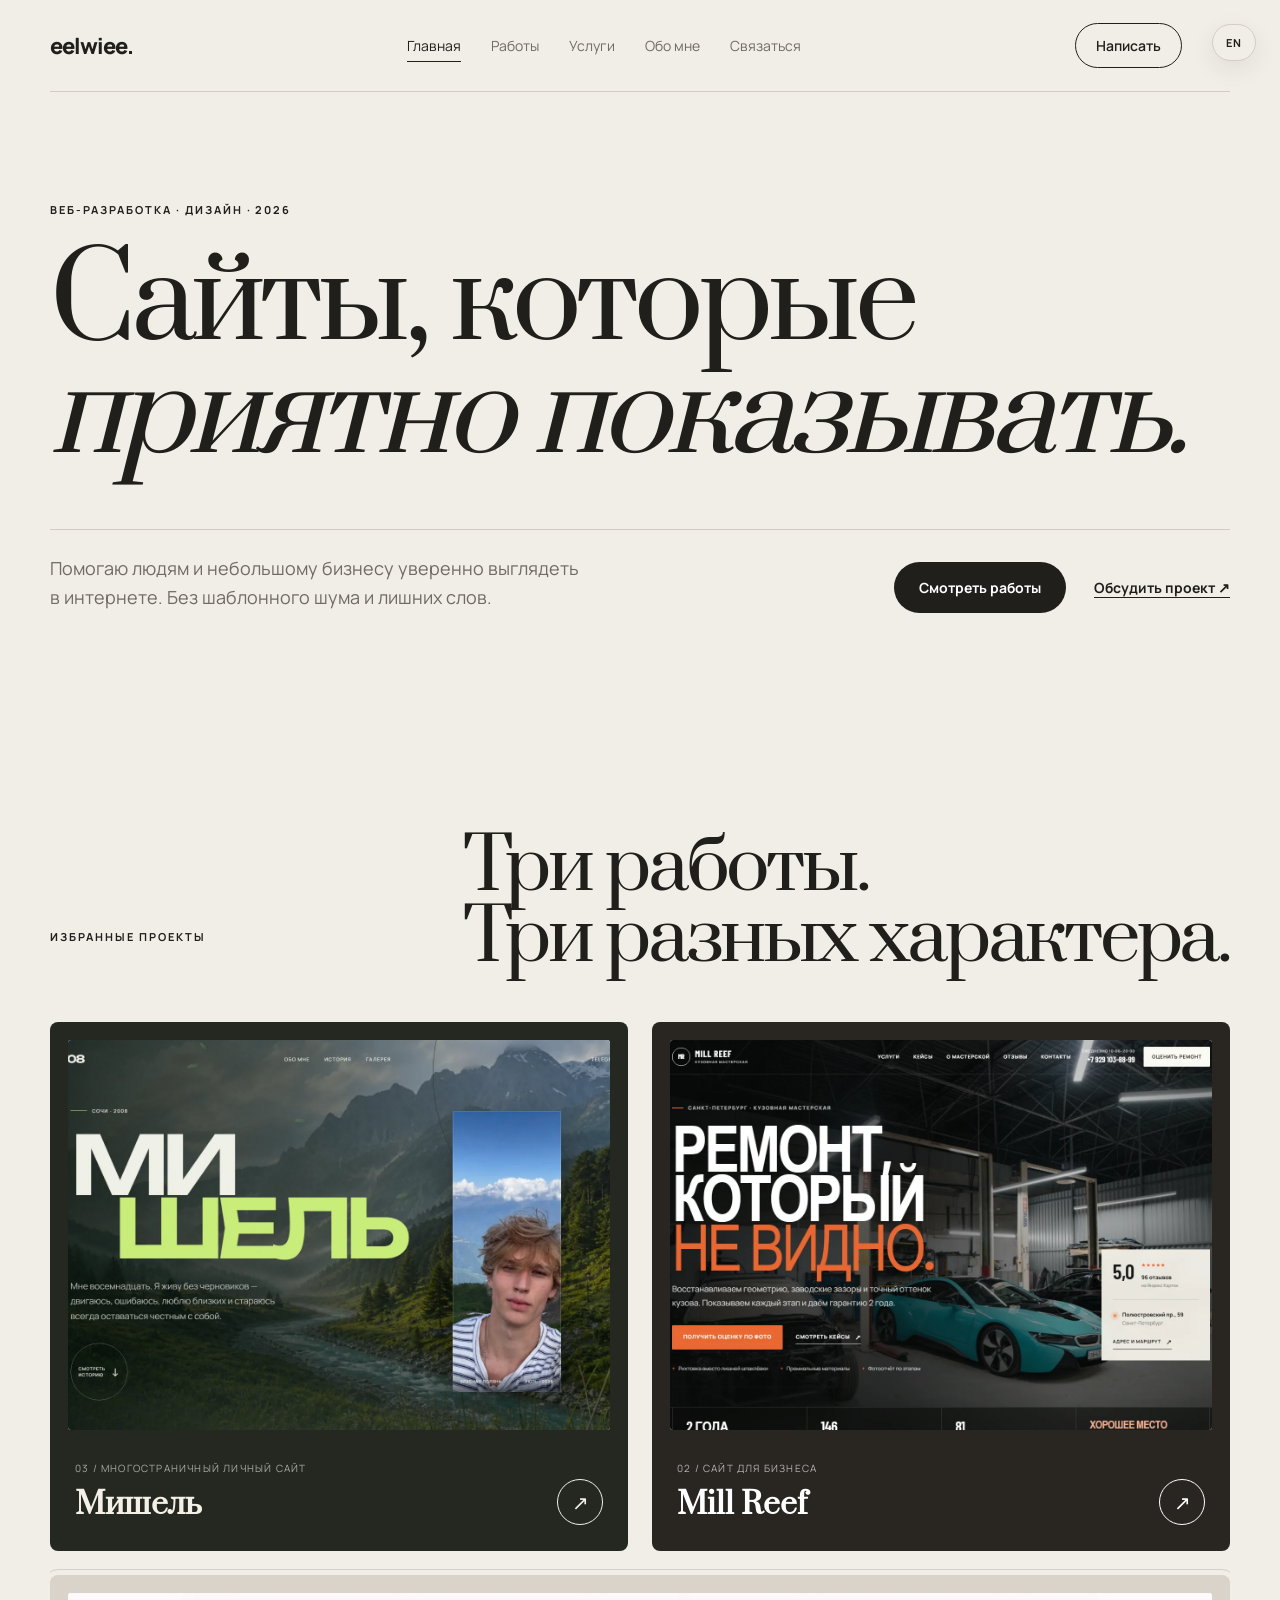
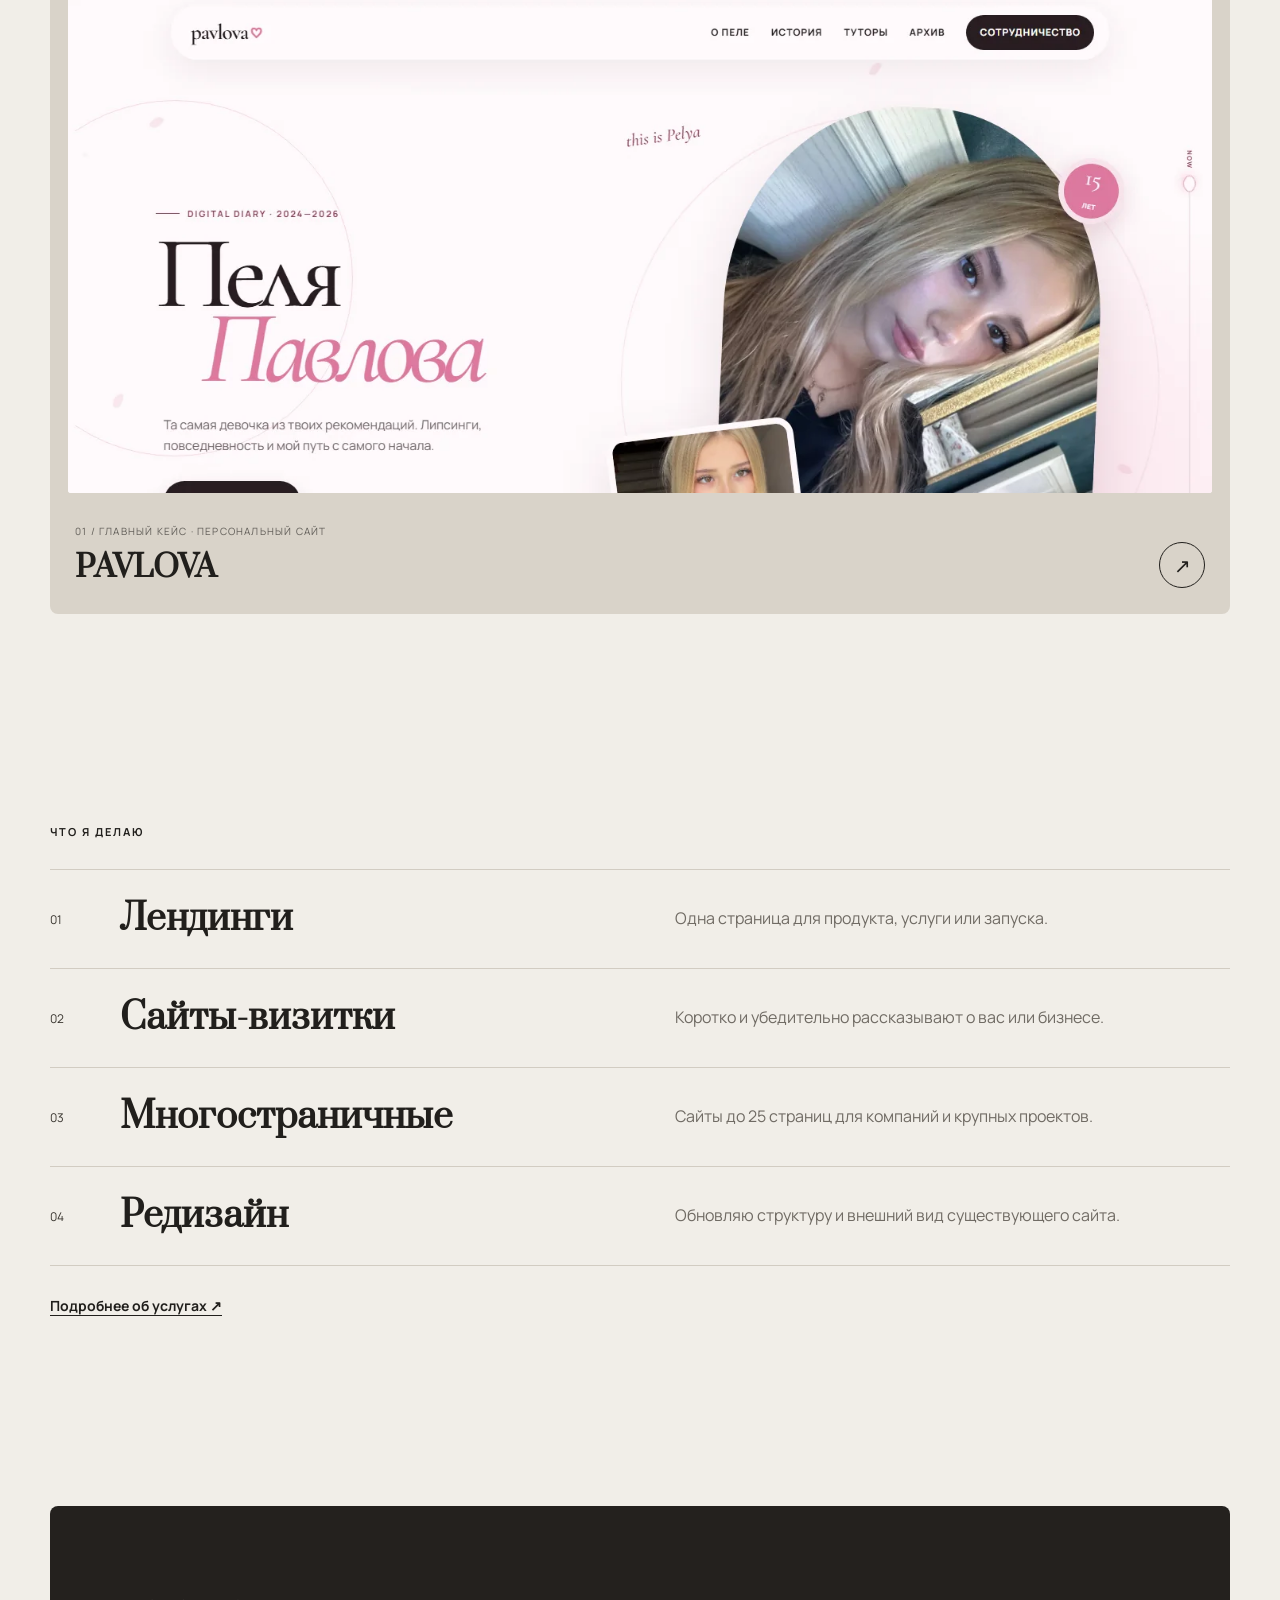
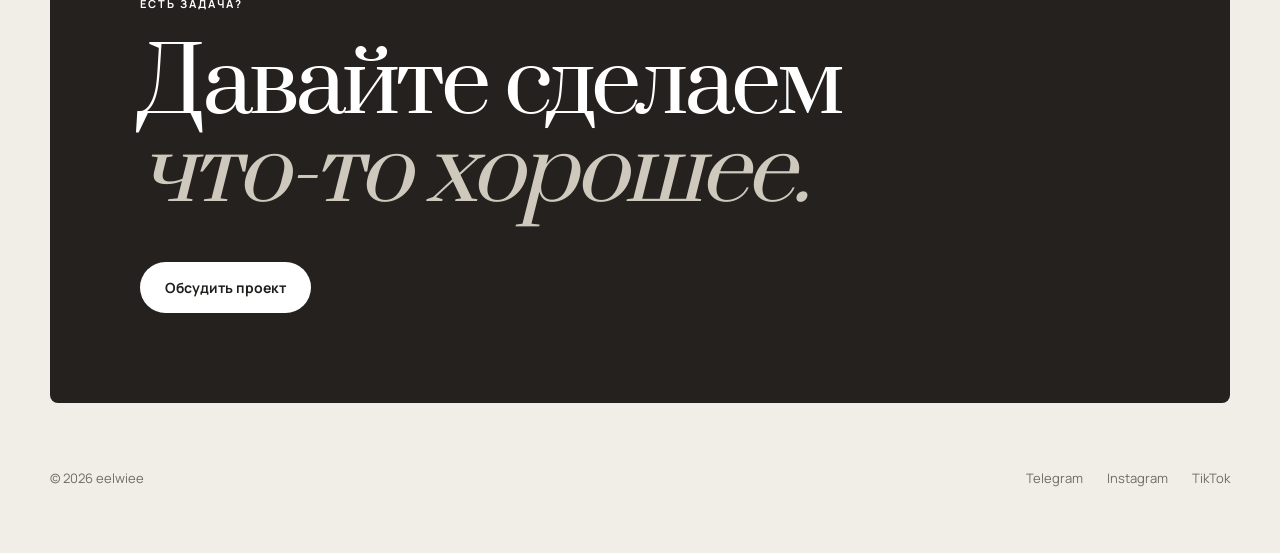
<file: index.html>
<!doctype html>
<html lang="ru">
<head>
  <meta charset="utf-8">
  <meta name="viewport" content="width=device-width, initial-scale=1">
  <meta name="description" content="eelwiee — разработка эстетичных и понятных сайтов для людей и бизнеса.">
  <title>eelwiee — небольшая студия</title>
  <link rel="icon" href="/favicon.png" type="image/png" sizes="512x512">
  <link rel="preconnect" href="https://fonts.googleapis.com">
  <link rel="preconnect" href="https://fonts.gstatic.com" crossorigin>
  <link href="https://fonts.googleapis.com/css2?family=Manrope:wght@400;500;600;700&family=Prata&display=swap" rel="stylesheet">
  <link rel="stylesheet" href="styles.css">
  <script src="lang.js" defer></script>
  <script src="motion.js" defer></script>
</head>
<body>
  <header class="header">
    <a class="logo" href="index.html">eelwiee<span>.</span></a>
    <nav class="nav" aria-label="Основная навигация">
      <a class="active" href="index.html">Главная</a>
      <a href="portfolio.html">Работы</a>
      <a href="services.html">Услуги</a>
      <a href="about.html">Обо мне</a>
      <a href="contact.html">Связаться</a>
    </nav>
    <a class="header-cta" href="https://t.me/eelwiee" target="_blank" rel="noopener">Написать</a>
  </header>

  <main>
    <section class="hero wrap">
      <p class="kicker">Веб-разработка · дизайн · 2026</p>
      <h1>Сайты, которые<br><em>приятно показывать.</em></h1>
      <div class="hero-bottom">
        <p>Помогаю людям и небольшому бизнесу уверенно выглядеть в интернете. Без шаблонного шума и лишних слов.</p>
        <div class="actions">
          <a class="button" href="portfolio.html">Смотреть работы</a>
          <a class="text-link" href="contact.html">Обсудить проект ↗</a>
        </div>
      </div>
    </section>

    <section class="work-preview wrap">
      <div class="section-title">
        <p class="kicker">Избранные проекты</p>
        <h2>Три работы.<br>Три разных характера.</h2>
      </div>
      <div class="project-grid">
        <article class="project project--forest">
          <div class="browser-frame">
            <img src="assets/projects/mishel.webp" alt="Главный экран сайта Мишель" width="1440" height="900" decoding="async">
          </div>
          <div class="project-meta">
            <div><span>03 / Многостраничный личный сайт</span><h3>Мишель</h3></div>
            <a href="https://elwiee.github.io/mishel/" target="_blank" rel="noopener" aria-label="Открыть сайт Мишель">↗</a>
          </div>
        </article>
        <article class="project project--ink">
          <div class="browser-frame">
            <img src="assets/projects/mill-reef.webp" alt="Главный экран сайта Mill Reef" width="1440" height="900" loading="lazy" decoding="async">
          </div>
          <div class="project-meta">
            <div><span>02 / Сайт для бизнеса</span><h3>Mill Reef</h3></div>
            <a href="https://elwiee.github.io/Mill-Reef/" target="_blank" rel="noopener" aria-label="Открыть Mill Reef">↗</a>
          </div>
        </article>
        <article class="project project--peach project--wide project--featured">
          <div class="browser-frame">
            <img src="assets/projects/pavlova.webp" alt="Главный экран сайта PAVLOVA" width="1440" height="900" loading="lazy" decoding="async">
          </div>
          <div class="project-meta">
            <div><span>01 / Главный кейс · Персональный сайт</span><h3>PAVLOVA</h3></div>
            <a href="https://pavlovaoff.vercel.app/" target="_blank" rel="noopener" aria-label="Открыть PAVLOVA">↗</a>
          </div>
        </article>
      </div>
    </section>

    <section class="short-offer wrap">
      <p class="kicker">Что я делаю</p>
      <div class="offer-row"><span>01</span><h3>Лендинги</h3><p>Одна страница для продукта, услуги или запуска.</p></div>
      <div class="offer-row"><span>02</span><h3>Сайты-визитки</h3><p>Коротко и убедительно рассказывают о вас или бизнесе.</p></div>
      <div class="offer-row"><span>03</span><h3>Многостраничные</h3><p>Сайты до 25 страниц для компаний и крупных проектов.</p></div>
      <div class="offer-row"><span>04</span><h3>Редизайн</h3><p>Обновляю структуру и внешний вид существующего сайта.</p></div>
      <a class="text-link offer-link" href="services.html">Подробнее об услугах ↗</a>
    </section>

    <section class="cta wrap">
      <p class="kicker">Есть задача?</p>
      <h2>Давайте сделаем<br><em>что-то хорошее.</em></h2>
      <a class="button button--light" href="contact.html">Обсудить проект</a>
    </section>
  </main>

  <footer class="footer wrap">
    <span>© 2026 eelwiee</span>
    <div><a href="https://t.me/eelwiee" target="_blank" rel="noopener">Telegram</a><a href="https://www.instagram.com/eelwiee" target="_blank" rel="noopener">Instagram</a><a href="https://www.tiktok.com/@mrrewgi" target="_blank" rel="noopener">TikTok</a></div>
  </footer>
</body>
</html>
</file>
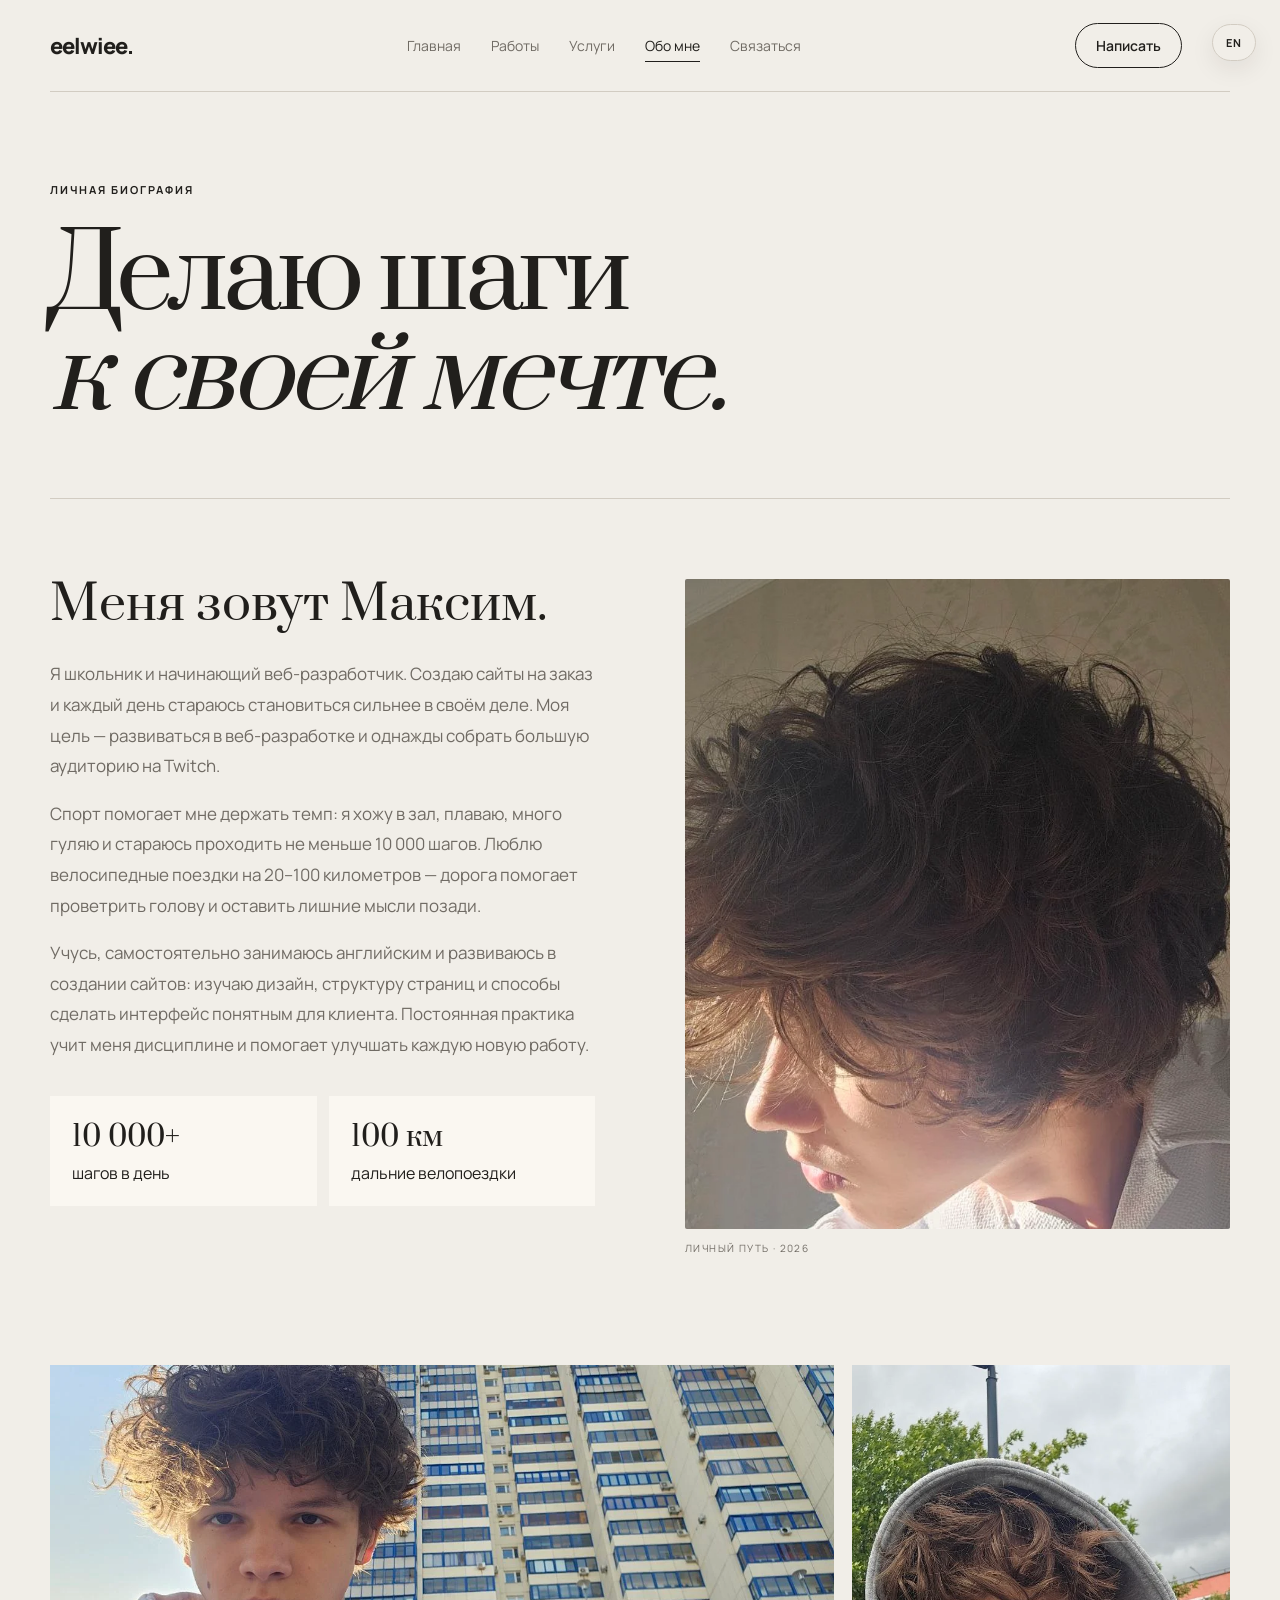
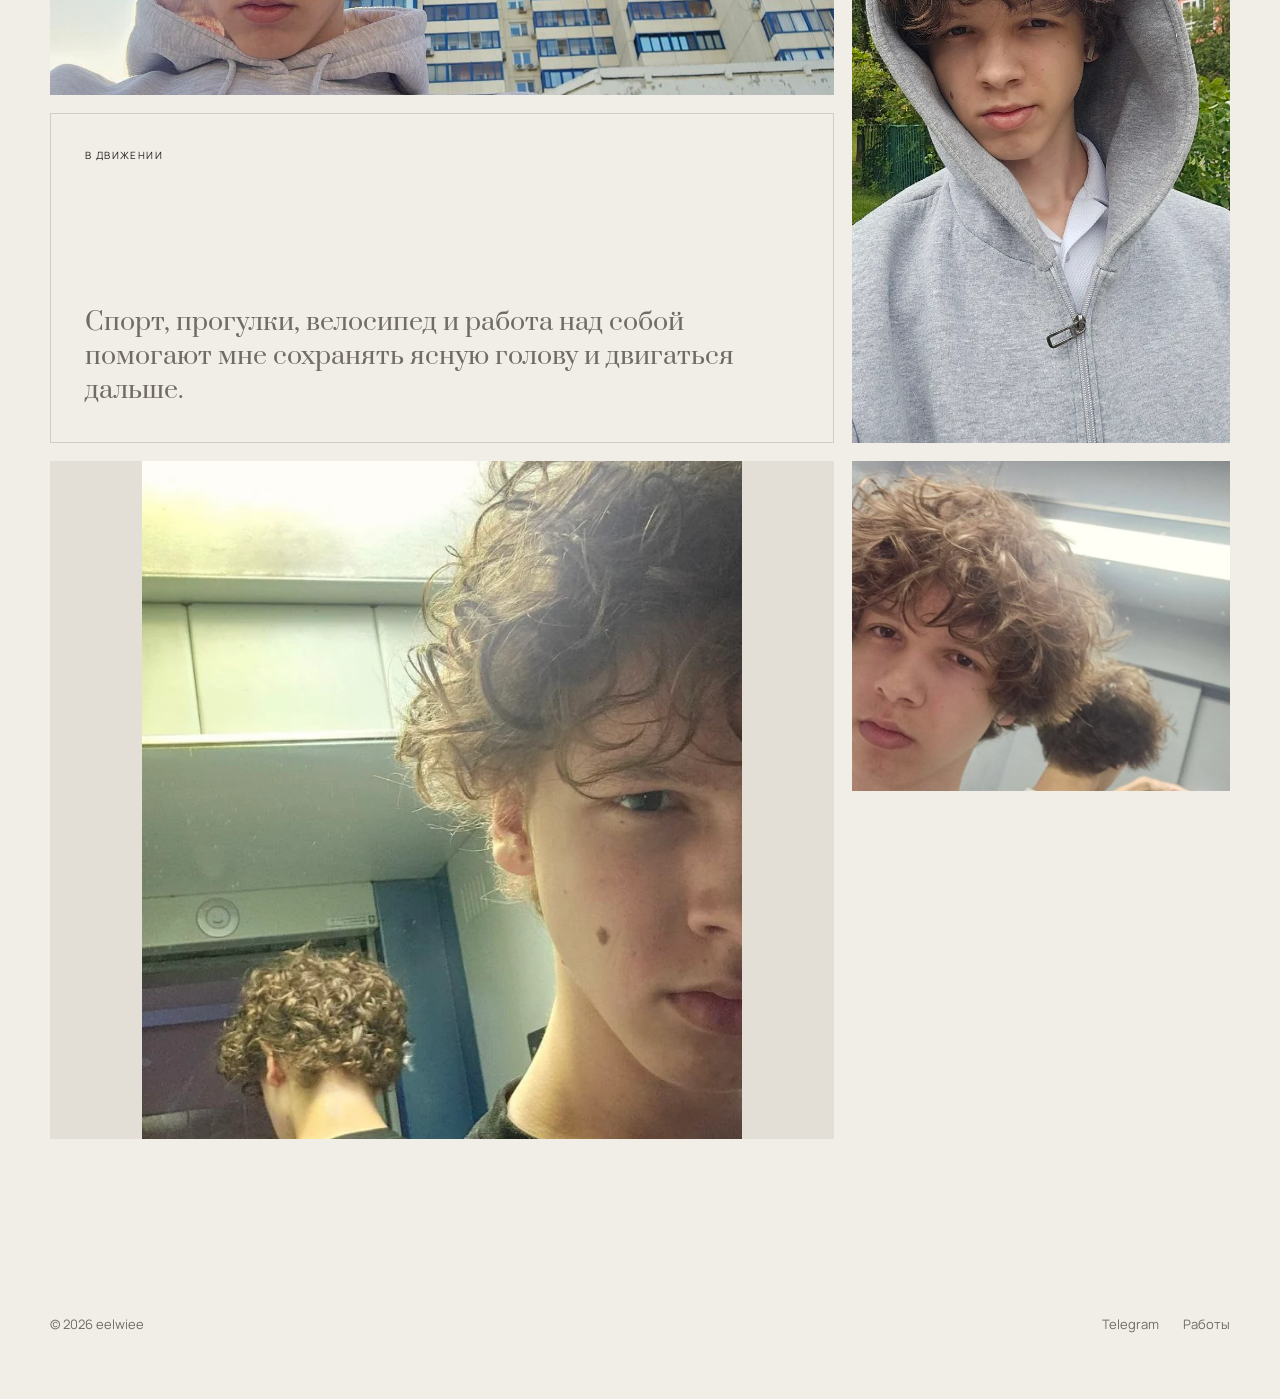
<file: about.html>
<!doctype html>
<html lang="ru">
<head>
  <meta charset="utf-8">
  <meta name="viewport" content="width=device-width,initial-scale=1">
  <meta name="description" content="Биография Максима — веб-разработка, спорт и личный путь.">
  <title>Обо мне — eelwiee</title>
  <link rel="icon" href="/favicon.png" type="image/png" sizes="512x512">
  <link rel="preconnect" href="https://fonts.googleapis.com">
  <link rel="preconnect" href="https://fonts.gstatic.com" crossorigin>
  <link href="https://fonts.googleapis.com/css2?family=Manrope:wght@400;500;600;700&family=Prata&display=swap" rel="stylesheet">
  <link rel="stylesheet" href="styles.css">
  <script src="lang.js" defer></script>
  <script src="motion.js" defer></script>
</head>
<body>
  <header class="header">
    <a class="logo" href="index.html">eelwiee<span>.</span></a>
    <nav class="nav"><a href="index.html">Главная</a><a href="portfolio.html">Работы</a><a href="services.html">Услуги</a><a class="active" href="about.html">Обо мне</a><a href="contact.html">Связаться</a></nav>
    <a class="header-cta" href="https://t.me/eelwiee" target="_blank" rel="noopener">Написать</a>
  </header>
  <main>
    <section class="page-hero wrap"><p class="kicker">Личная биография</p><h1>Делаю шаги<br><em>к своей мечте.</em></h1></section>
    <section class="about-layout wrap">
      <div class="about-copy">
        <h2>Меня зовут Максим.</h2>
        <p>Я школьник и начинающий веб-разработчик. Создаю сайты на заказ и каждый день стараюсь становиться сильнее в своём деле. Моя цель — развиваться в веб-разработке и однажды собрать большую аудиторию на Twitch.</p>
        <p>Спорт помогает мне держать темп: я хожу в зал, плаваю, много гуляю и стараюсь проходить не меньше 10 000 шагов. Люблю велосипедные поездки на 20–100 километров — дорога помогает проветрить голову и оставить лишние мысли позади.</p>
        <p>Учусь, самостоятельно занимаюсь английским и развиваюсь в создании сайтов: изучаю дизайн, структуру страниц и способы сделать интерфейс понятным для клиента. Постоянная практика учит меня дисциплине и помогает улучшать каждую новую работу.</p>
        <div class="about-facts"><div><strong>10 000+</strong><span>шагов в день</span></div><div><strong>100 км</strong><span>дальние велопоездки</span></div></div>
      </div>
      <figure class="bio-portrait"><img src="assets/bio-04.webp" alt="Максим в солнечном свете" decoding="async"><figcaption>Личный путь · 2026</figcaption></figure>
    </section>
    <section class="bio-gallery wrap" aria-label="Личные фотографии Максима">
      <figure class="bio-photo bio-photo--wide"><img src="assets/bio-01.webp" alt="Максим на прогулке у дома" loading="lazy" decoding="async"></figure>
      <figure class="bio-photo bio-photo--portrait"><img src="assets/bio-02.webp" alt="Портрет Максима на улице" loading="lazy" decoding="async"></figure>
      <div class="bio-gallery-note"><span>В движении</span><p>Спорт, прогулки, велосипед и работа над собой помогают мне сохранять ясную голову и двигаться дальше.</p></div>
      <figure class="bio-photo bio-photo--portrait bio-photo--framed"><img src="assets/bio-03-framed.webp" alt="Максим перед зеркалом" loading="lazy" decoding="async"></figure>
      <figure class="bio-photo bio-photo--wide"><img src="assets/bio-05.webp" alt="Портрет Максима" loading="lazy" decoding="async"></figure>
    </section>
  </main>
  <footer class="footer wrap"><span>© 2026 eelwiee</span><div><a href="https://t.me/eelwiee">Telegram</a><a href="portfolio.html">Работы</a></div></footer>
</body>
</html>
</file>
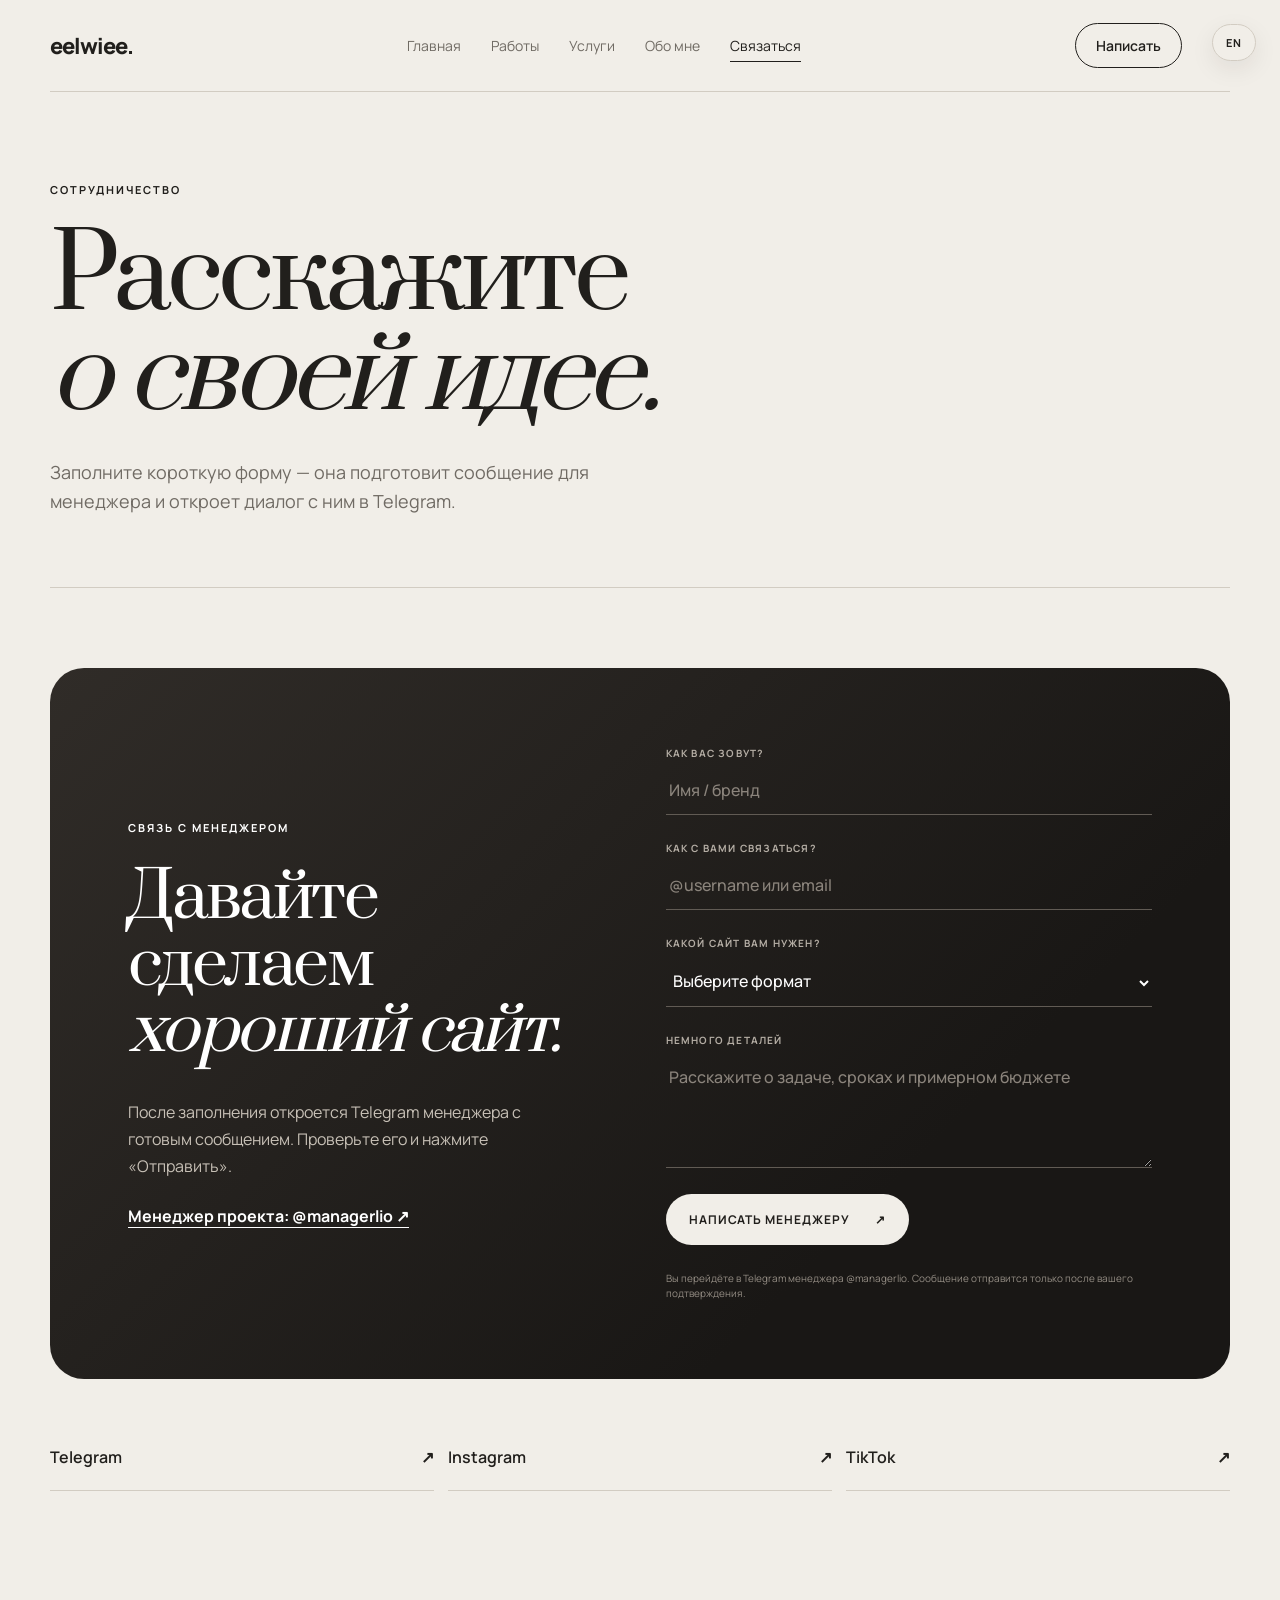
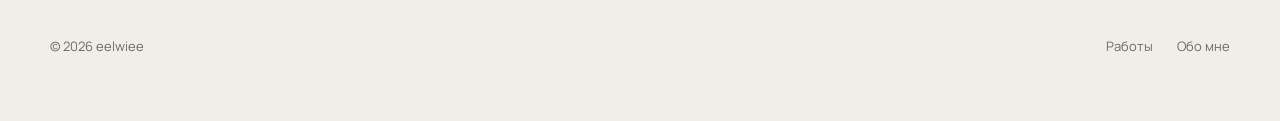
<file: contact.html>
<!doctype html>
<html lang="ru">
<head>
  <meta charset="utf-8">
  <meta name="viewport" content="width=device-width,initial-scale=1">
  <meta name="description" content="Заявка на создание сайта и сотрудничество с eelwiee.">
  <title>Связаться — eelwiee</title>
  <link rel="icon" href="/favicon.png" type="image/png" sizes="512x512">
  <link rel="preconnect" href="https://fonts.googleapis.com">
  <link rel="preconnect" href="https://fonts.gstatic.com" crossorigin>
  <link href="https://fonts.googleapis.com/css2?family=Manrope:wght@400;500;600;700&family=Prata&display=swap" rel="stylesheet">
  <link rel="stylesheet" href="styles.css">
  <script src="lang.js" defer></script>
  <script src="motion.js" defer></script>
</head>
<body>
  <header class="header">
    <a class="logo" href="index.html">eelwiee<span>.</span></a>
    <nav class="nav">
      <a href="index.html">Главная</a><a href="portfolio.html">Работы</a><a href="services.html">Услуги</a><a href="about.html">Обо мне</a><a class="active" href="contact.html">Связаться</a>
    </nav>
    <a class="header-cta" href="https://t.me/eelwiee" target="_blank" rel="noopener">Написать</a>
  </header>

  <main>
    <section class="page-hero wrap">
      <p class="kicker">Сотрудничество</p>
      <h1>Расскажите<br><em>о своей идее.</em></h1>
      <p>Заполните короткую форму — она подготовит сообщение для менеджера и откроет диалог с ним в Telegram.</p>
    </section>

    <section class="collab wrap">
      <div class="collab-intro">
        <p class="kicker">Связь с менеджером</p>
        <h2>Давайте сделаем<br><em>хороший сайт.</em></h2>
        <p>После заполнения откроется Telegram менеджера с готовым сообщением. Проверьте его и нажмите «Отправить».</p>
        <a href="https://t.me/managerlio" target="_blank" rel="noopener">Менеджер проекта: @managerlio ↗</a>
      </div>

      <form class="collab-form" id="collab-form">
        <label>
          <span>Как вас зовут?</span>
          <input name="name" type="text" placeholder="Имя / бренд" required autocomplete="name">
        </label>
        <label>
          <span>Как с вами связаться?</span>
          <input name="contact" type="text" placeholder="@username или email" required autocomplete="email">
        </label>
        <label>
          <span>Какой сайт вам нужен?</span>
          <select name="format" required>
            <option value="" selected disabled>Выберите формат</option>
            <option>Лендинг</option>
            <option>Сайт-визитка</option>
            <option>Многостраничный сайт до 25 страниц</option>
            <option>Редизайн существующего сайта</option>
            <option>Инфографика</option>
            <option>Пока не знаю — нужна консультация</option>
          </select>
        </label>
        <label>
          <span>Немного деталей</span>
          <textarea name="details" rows="4" placeholder="Расскажите о задаче, сроках и примерном бюджете" required></textarea>
        </label>
        <button class="collab-submit" type="submit">Написать менеджеру <b>↗</b></button>
        <p class="form-hint">Вы перейдёте в Telegram менеджера @managerlio. Сообщение отправится только после вашего подтверждения.</p>
      </form>
    </section>

    <section class="social-strip wrap">
      <a href="https://t.me/eelwiee" target="_blank" rel="noopener">Telegram <span>↗</span></a>
      <a href="https://www.instagram.com/eelwiee" target="_blank" rel="noopener">Instagram <span>↗</span></a>
      <a href="https://www.tiktok.com/@mrrewgi" target="_blank" rel="noopener">TikTok <span>↗</span></a>
    </section>
  </main>

  <footer class="footer wrap"><span>© 2026 eelwiee</span><div><a href="portfolio.html">Работы</a><a href="about.html">Обо мне</a></div></footer>

  <script>
    document.getElementById('collab-form').addEventListener('submit', function (event) {
      event.preventDefault();
      const data = new FormData(event.currentTarget);
      const isEnglish = document.documentElement.lang === 'en';
      const message = isEnglish
        ? [
            'Hello! I would like to discuss a project.',
            '',
            'Name / brand: ' + data.get('name'),
            'Contact: ' + data.get('contact'),
            'Format: ' + data.get('format'),
            'Details: ' + data.get('details')
          ].join('\n')
        : [
            'Здравствуйте! Хочу обсудить сотрудничество.',
            '',
            'Имя / бренд: ' + data.get('name'),
            'Контакт: ' + data.get('contact'),
            'Формат: ' + data.get('format'),
            'Детали: ' + data.get('details')
          ].join('\n');
      window.open('https://t.me/managerlio?text=' + encodeURIComponent(message), '_blank', 'noopener');
    });
  </script>
</body>
</html>
</file>
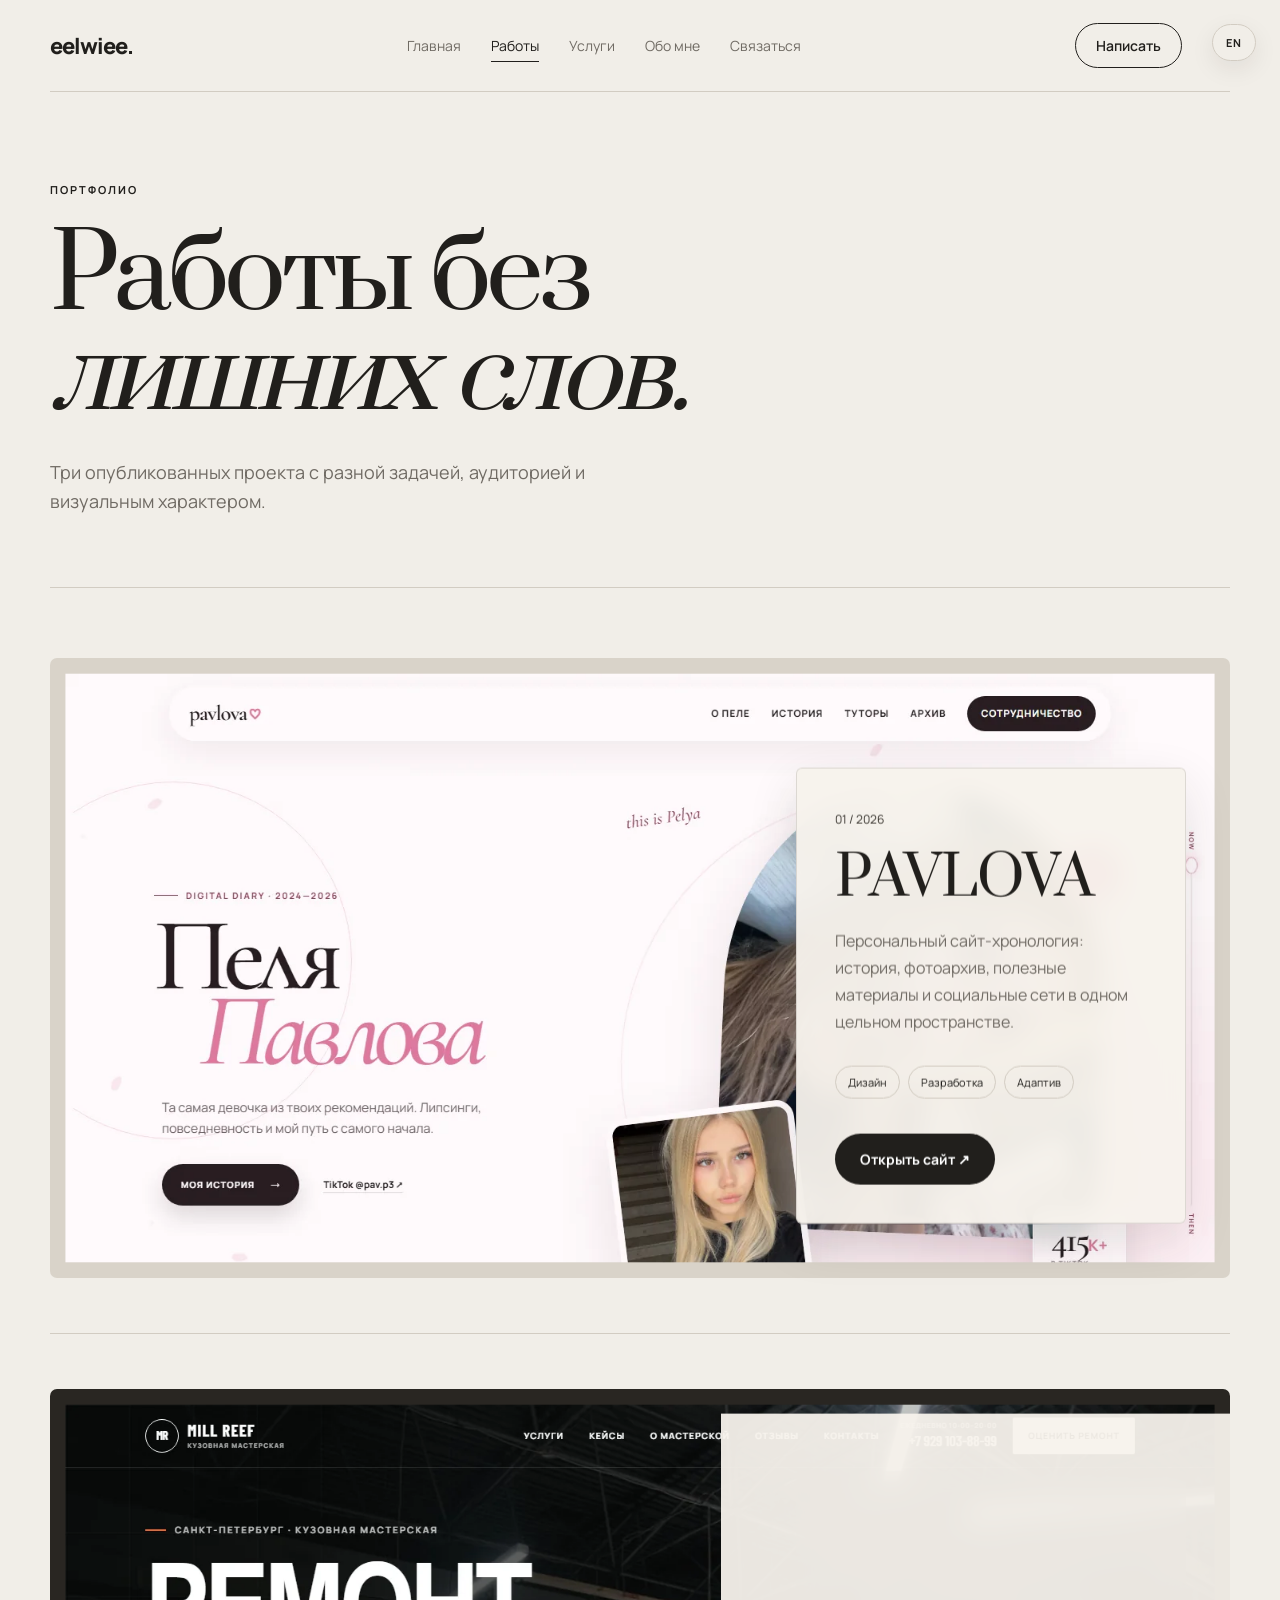
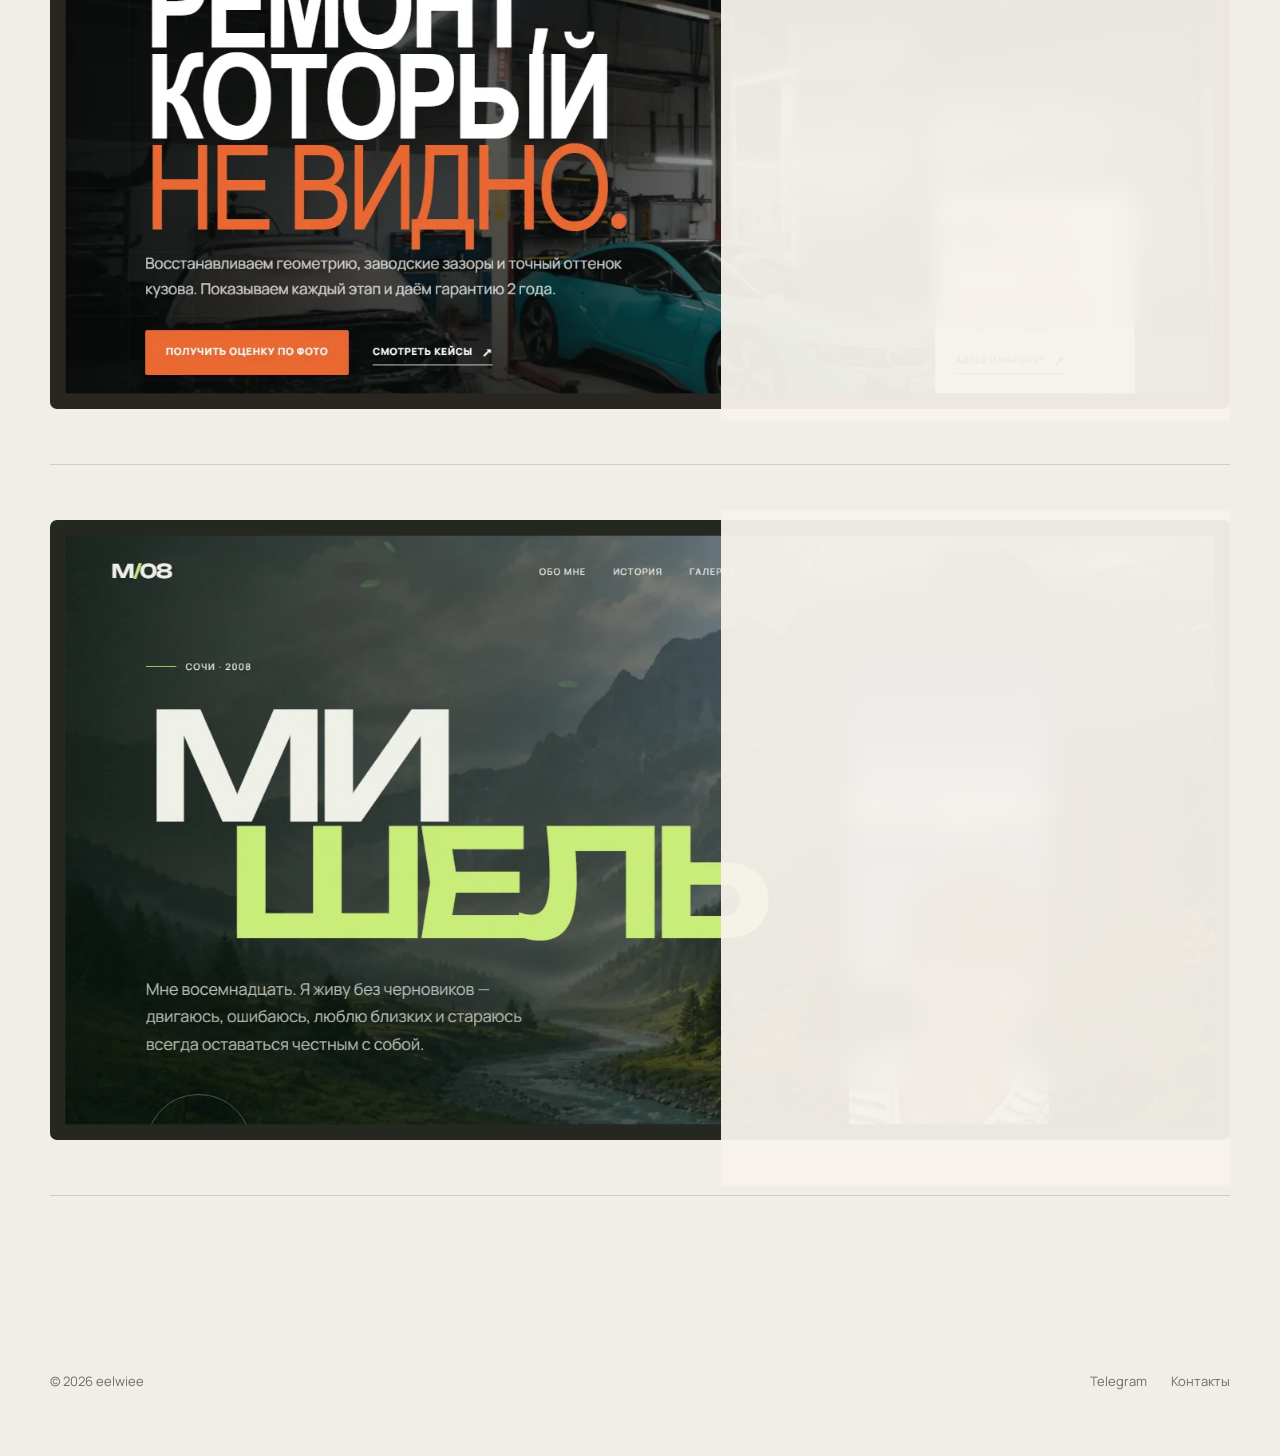
<file: portfolio.html>
<!doctype html><html lang="ru"><head><meta charset="utf-8"><meta name="viewport" content="width=device-width,initial-scale=1"><title>Работы — eelwiee</title><link rel="icon" href="/favicon.png" type="image/png" sizes="512x512"><link rel="preconnect" href="https://fonts.googleapis.com"><link rel="preconnect" href="https://fonts.gstatic.com" crossorigin><link href="https://fonts.googleapis.com/css2?family=Manrope:wght@400;500;600;700&family=Prata&display=swap" rel="stylesheet"><link rel="stylesheet" href="styles.css"><script src="lang.js" defer></script><script src="motion.js" defer></script></head><body>
<header class="header"><a class="logo" href="index.html">eelwiee<span>.</span></a><nav class="nav"><a href="index.html">Главная</a><a class="active" href="portfolio.html">Работы</a><a href="services.html">Услуги</a><a href="about.html">Обо мне</a><a href="contact.html">Связаться</a></nav><a class="header-cta" href="https://t.me/eelwiee" target="_blank">Написать</a></header>
<main><section class="page-hero wrap"><p class="kicker">Портфолио</p><h1>Работы без<br><em>лишних слов.</em></h1><p>Три опубликованных проекта с разной задачей, аудиторией и визуальным характером.</p></section><section class="portfolio-list wrap">
<article class="portfolio-case"><div class="case-preview project--peach"><img src="assets/projects/pavlova.webp" alt="Главный экран сайта PAVLOVA" width="1440" height="900" decoding="async"></div><div class="case-copy"><span class="number">01 / 2026</span><h2>PAVLOVA</h2><p>Персональный сайт-хронология: история, фотоархив, полезные материалы и социальные сети в одном цельном пространстве.</p><div class="tags"><span>Дизайн</span><span>Разработка</span><span>Адаптив</span></div><a class="button" href="https://pavlovaoff.vercel.app/" target="_blank" rel="noopener">Открыть сайт ↗</a></div></article>
<article class="portfolio-case"><div class="case-preview project--ink"><img src="assets/projects/mill-reef.webp" alt="Главный экран сайта Mill Reef" width="1440" height="900" loading="lazy" decoding="async"></div><div class="case-copy"><span class="number">02 / 2026</span><h2>Mill Reef</h2><p>Сайт кузовного сервиса в Санкт-Петербурге. Услуги, преимущества, примеры работ и понятный путь до заявки.</p><div class="tags"><span>Сайт для бизнеса</span><span>Структура</span><span>Адаптив</span></div><a class="button" href="https://elwiee.github.io/Mill-Reef/" target="_blank" rel="noopener">Открыть сайт ↗</a></div></article>
<article class="portfolio-case"><div class="case-preview project--forest"><img src="assets/projects/mishel.webp" alt="Главный экран сайта Мишель" width="1440" height="900" loading="lazy" decoding="async"></div><div class="case-copy"><span class="number">03 / 2026</span><h2>Мишель</h2><p>Многостраничный персональный сайт о жизни в Сочи, спорте, взрослении и путешествиях. История, ценности и большая фотогалерея собраны в одном визуальном дневнике.</p><div class="tags"><span>Многостраничный сайт</span><span>Личный бренд</span><span>Анимации</span><span>Адаптив</span></div><a class="button" href="https://elwiee.github.io/mishel/" target="_blank" rel="noopener">Открыть сайт ↗</a></div></article>
</section></main><footer class="footer wrap"><span>© 2026 eelwiee</span><div><a href="https://t.me/eelwiee">Telegram</a><a href="contact.html">Контакты</a></div></footer></body></html>
</file>
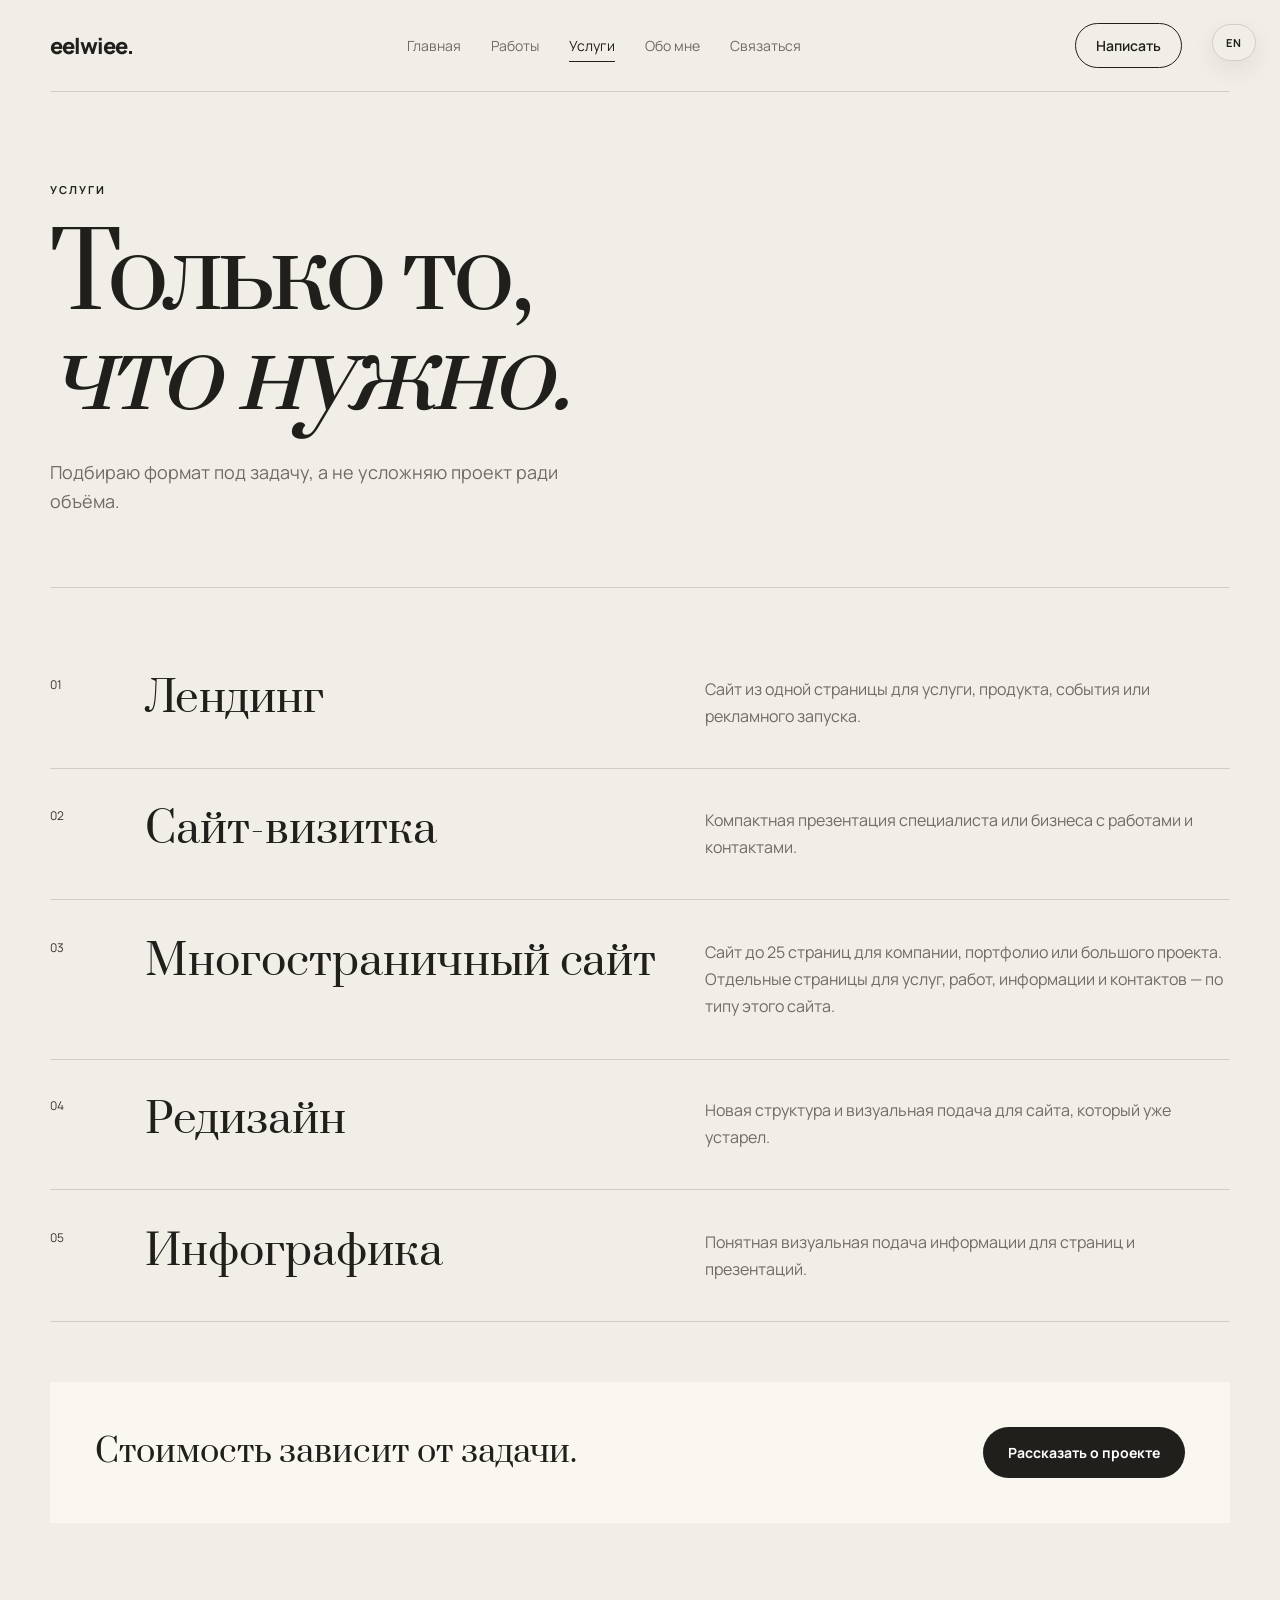
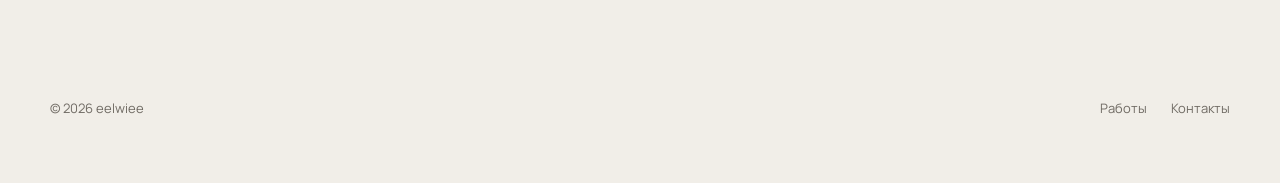
<file: services.html>
<!doctype html><html lang="ru"><head><meta charset="utf-8"><meta name="viewport" content="width=device-width,initial-scale=1"><title>Услуги — eelwiee</title><link rel="icon" href="/favicon.png" type="image/png" sizes="512x512"><link rel="preconnect" href="https://fonts.googleapis.com"><link rel="preconnect" href="https://fonts.gstatic.com" crossorigin><link href="https://fonts.googleapis.com/css2?family=Manrope:wght@400;500;600;700&family=Prata&display=swap" rel="stylesheet"><link rel="stylesheet" href="styles.css"><script src="lang.js" defer></script><script src="motion.js" defer></script></head><body>
<header class="header"><a class="logo" href="index.html">eelwiee<span>.</span></a><nav class="nav"><a href="index.html">Главная</a><a href="portfolio.html">Работы</a><a class="active" href="services.html">Услуги</a><a href="about.html">Обо мне</a><a href="contact.html">Связаться</a></nav><a class="header-cta" href="https://t.me/eelwiee" target="_blank">Написать</a></header>
<main><section class="page-hero wrap"><p class="kicker">Услуги</p><h1>Только то,<br><em>что нужно.</em></h1><p>Подбираю формат под задачу, а не усложняю проект ради объёма.</p></section><section class="services-list wrap">
<article class="service-line"><span class="number">01</span><h2>Лендинг</h2><p>Сайт из одной страницы для услуги, продукта, события или рекламного запуска.</p></article><article class="service-line"><span class="number">02</span><h2>Сайт-визитка</h2><p>Компактная презентация специалиста или бизнеса с работами и контактами.</p></article><article class="service-line"><span class="number">03</span><h2>Многостраничный сайт</h2><p>Сайт до 25 страниц для компании, портфолио или большого проекта. Отдельные страницы для услуг, работ, информации и контактов — по типу этого сайта.</p></article><article class="service-line"><span class="number">04</span><h2>Редизайн</h2><p>Новая структура и визуальная подача для сайта, который уже устарел.</p></article><article class="service-line"><span class="number">05</span><h2>Инфографика</h2><p>Понятная визуальная подача информации для страниц и презентаций.</p></article><div class="note-box"><h3>Стоимость зависит от задачи.</h3><a class="button" href="contact.html">Рассказать о проекте</a></div>
</section></main><footer class="footer wrap"><span>© 2026 eelwiee</span><div><a href="portfolio.html">Работы</a><a href="contact.html">Контакты</a></div></footer></body></html>
</file>
<file: styles.css>
:root{--paper:#f2eee7;--ink:#191816;--muted:#6d6962;--line:#d5cfc5;--coral:#ef6a50;--cream:#fffaf1;--dark:#22211f}*{box-sizing:border-box}html{scroll-behavior:smooth}body{margin:0;background:var(--paper);color:var(--ink);font-family:Manrope,sans-serif}a{color:inherit;text-decoration:none}.wrap,.header{width:min(1180px,calc(100% - 48px));margin-inline:auto}.header{height:92px;display:flex;align-items:center;justify-content:space-between;border-bottom:1px solid var(--line)}.logo{font-size:22px;font-weight:800;letter-spacing:-1px}.logo span,.kicker{color:var(--coral)}.nav{display:flex;gap:30px;font-size:14px;color:var(--muted)}.nav a{transition:.2s}.nav a:hover,.nav .active{color:var(--ink)}.header-cta{padding:12px 20px;border:1px solid var(--ink);border-radius:100px;font-size:14px;font-weight:600}.hero{padding:110px 0 120px}.kicker{margin:0 0 30px;font-size:11px;font-weight:700;letter-spacing:.18em;text-transform:uppercase}.hero h1,.section-title h2,.page-hero h1,.cta h2{margin:0;font-family:Prata,serif;font-weight:400;letter-spacing:-.045em;line-height:.98}.hero h1{font-size:clamp(58px,9vw,124px)}em{color:var(--coral);font-style:italic}.hero-bottom{margin-top:56px;display:flex;align-items:flex-end;justify-content:space-between;border-top:1px solid var(--line);padding-top:24px}.hero-bottom>p{max-width:540px;margin:0;color:var(--muted);font-size:18px;line-height:1.65}.actions{display:flex;align-items:center;gap:28px}.button{display:inline-flex;padding:16px 25px;background:var(--ink);color:white;border-radius:100px;font-weight:700;font-size:14px;transition:.25s}.button:hover{transform:translateY(-3px);background:var(--coral)}.text-link{font-size:14px;font-weight:700;border-bottom:1px solid}.work-preview{padding:100px 0}.section-title{display:flex;justify-content:space-between;align-items:flex-end;margin-bottom:48px}.section-title h2{font-size:clamp(42px,6vw,72px)}.project-grid{display:grid;grid-template-columns:1fr 1fr;gap:24px}.project{padding:18px;border-radius:8px}.project--peach{background:#e8c9b8}.project--ink{background:#29282a;color:white}.browser-frame{height:470px;background:white;overflow:hidden;border-radius:3px;position:relative}.browser-frame iframe{width:1440px;height:900px;border:0;transform:scale(.42);transform-origin:top left;pointer-events:none}.project-meta{display:flex;align-items:end;justify-content:space-between;padding:25px 7px 8px}.project-meta span{font-size:10px;text-transform:uppercase;letter-spacing:.12em;opacity:.65}.project-meta h3{margin:7px 0 0;font-family:Prata,serif;font-size:30px}.project-meta>a{width:46px;height:46px;border:1px solid currentColor;border-radius:50%;display:grid;place-items:center;font-size:20px;transition:.2s}.project-meta>a:hover{background:var(--coral);border-color:var(--coral);color:white}.short-offer{padding:110px 0}.offer-row{display:grid;grid-template-columns:70px 1fr 1fr;align-items:center;border-top:1px solid var(--line);padding:25px 0}.offer-row:last-of-type{border-bottom:1px solid var(--line)}.offer-row span{font-size:12px;color:var(--coral)}.offer-row h3{margin:0;font-family:Prata,serif;font-size:35px}.offer-row p{margin:0;color:var(--muted);line-height:1.6}.offer-link{display:inline-block;margin-top:30px}.cta{margin-top:80px;padding:90px;background:var(--coral);color:white;border-radius:8px}.cta .kicker{color:white;opacity:.75}.cta h2{font-size:clamp(48px,7vw,90px);margin-bottom:45px}.cta em{color:var(--cream)}.button--light{background:white;color:var(--ink)}.footer{height:150px;display:flex;align-items:center;justify-content:space-between;color:var(--muted);font-size:13px}.footer div{display:flex;gap:24px}.footer a:hover{color:var(--coral)}
/* Inner pages */
.page-hero{padding:90px 0 70px;border-bottom:1px solid var(--line)}.page-hero h1{font-size:clamp(55px,8vw,105px)}.page-hero p:last-child{max-width:560px;margin:30px 0 0;color:var(--muted);font-size:18px;line-height:1.65}.portfolio-list{padding:70px 0 110px}.portfolio-case{display:grid;grid-template-columns:1.15fr .85fr;gap:55px;padding:55px 0;border-bottom:1px solid var(--line)}.portfolio-case:first-child{padding-top:0}.case-preview{height:540px;padding:16px;border-radius:7px}.case-preview iframe{width:1440px;height:1000px;border:0;transform:scale(.43);transform-origin:top left;pointer-events:none}.case-copy{align-self:center}.case-copy .number{font-size:12px;color:var(--coral)}.case-copy h2{font:400 55px/1 Prata,serif;margin:22px 0}.case-copy p{color:var(--muted);line-height:1.7;margin:0 0 30px}.tags{display:flex;flex-wrap:wrap;gap:8px;margin-bottom:35px}.tags span{border:1px solid var(--line);border-radius:100px;padding:8px 12px;font-size:11px}.services-list{padding:50px 0 110px}.service-line{display:grid;grid-template-columns:60px 1fr 1fr;gap:35px;padding:38px 0;border-bottom:1px solid var(--line)}.service-line h2{font:400 42px/1.1 Prata,serif;margin:0}.service-line p{margin:0;color:var(--muted);line-height:1.7}.service-line .number{color:var(--coral);font-size:12px}.note-box{margin-top:60px;background:var(--cream);padding:45px;display:flex;justify-content:space-between;align-items:center}.note-box h3{font:400 32px Prata,serif;margin:0}.about-layout{display:grid;grid-template-columns:1fr 1fr;gap:90px;padding:80px 0 110px}.about-copy h2{font:400 48px/1.1 Prata,serif;margin:0 0 28px}.about-copy p{color:var(--muted);font-size:17px;line-height:1.8}.about-facts{display:grid;grid-template-columns:1fr 1fr;gap:12px;margin-top:35px}.about-facts div{padding:22px;background:var(--cream)}.about-facts strong{display:block;font:400 28px Prata,serif;margin-bottom:6px}.photo-placeholder{min-height:620px;background:#dfd8ce;display:grid;place-items:center;text-align:center;color:var(--muted);padding:30px}.photo-placeholder span{font:400 30px Prata,serif}.contact-layout{display:grid;grid-template-columns:1fr 1fr;gap:70px;padding:80px 0 120px}.contact-links{display:grid;gap:12px}.contact-link{display:flex;align-items:center;justify-content:space-between;padding:24px;border:1px solid var(--line);font-size:20px}.contact-link:hover{background:var(--coral);color:white;border-color:var(--coral)}.contact-copy h2{font:400 48px/1.1 Prata,serif;margin:0 0 25px}.contact-copy p{color:var(--muted);line-height:1.7}.contact-note{margin-top:30px;padding-top:20px;border-top:1px solid var(--line);font-size:13px!important}
@media(max-width:760px){.wrap,.header{width:min(100% - 28px,1180px)}.header{height:auto;padding:20px 0;flex-wrap:wrap;gap:18px}.nav{order:3;width:100%;overflow-x:auto;gap:20px;padding-bottom:4px}.header-cta{padding:9px 14px}.hero{padding:70px 0 80px}.hero h1{font-size:52px}.hero-bottom,.section-title{display:block}.hero-bottom .actions{margin-top:30px}.actions{align-items:flex-start;flex-direction:column;gap:18px}.work-preview,.short-offer{padding:70px 0}.section-title h2{font-size:44px}.section-title .kicker{margin-bottom:20px}.project-grid{grid-template-columns:1fr}.browser-frame{height:350px}.browser-frame iframe{transform:scale(.29)}.offer-row{grid-template-columns:35px 1fr}.offer-row p{grid-column:2;margin-top:10px}.offer-row h3{font-size:29px}.cta{margin-top:30px;padding:55px 25px}.footer{height:auto;padding:40px 0;align-items:flex-start;gap:24px}.footer div{flex-direction:column;gap:10px}.portfolio-case,.about-layout,.contact-layout{grid-template-columns:1fr;gap:35px}.portfolio-case{padding:40px 0}.case-preview{height:370px;overflow:hidden}.case-preview iframe{transform:scale(.29)}.case-copy h2{font-size:43px}.service-line{grid-template-columns:35px 1fr;gap:15px}.service-line p{grid-column:2}.service-line h2{font-size:32px}.note-box{display:block;padding:30px}.note-box .button{margin-top:25px}.about-layout{padding-top:50px}.photo-placeholder{min-height:430px;order:-1}.contact-layout{padding-top:50px}.page-hero{padding-top:65px}}

/* Portfolio details sit inside the visual field instead of a narrow side column. */
.portfolio-case{position:relative;display:block;padding:55px 0}
.case-preview{width:100%;height:620px;min-width:0;overflow:hidden}
.case-copy{position:absolute;z-index:2;right:44px;top:50%;width:min(390px,42%);padding:38px;background:rgba(242,238,231,.94);border:1px solid rgba(25,24,22,.12);border-radius:6px;box-shadow:0 18px 50px rgba(25,24,22,.12);transform:translateY(-50%);backdrop-filter:blur(12px)}
.portfolio-case:nth-child(2) .case-copy{background:rgba(242,238,231,.96)}

@media(max-width:760px){.portfolio-case{padding:35px 0}.case-preview{height:390px}.case-copy{position:relative;right:auto;top:auto;width:calc(100% - 28px);margin:-90px auto 0;padding:26px;transform:none}.case-copy h2{font-size:42px}}

/* Keep both featured projects inside the viewport. */
.project-grid{grid-template-columns:repeat(2,minmax(0,1fr));max-width:100%;overflow:hidden}
.project{min-width:0;max-width:100%;overflow:hidden}
.browser-frame{width:100%;height:390px}
.browser-frame iframe{display:block;transform:scale(.38)}

@media(max-width:760px){.project-grid{grid-template-columns:1fr;overflow:visible}.browser-frame{height:350px}.browser-frame iframe{transform:scale(.29)}}

/* Collaboration form */
.collab{margin-top:80px;padding:78px;display:grid;grid-template-columns:minmax(0,.9fr) minmax(360px,1fr);gap:100px;background:linear-gradient(135deg,#362a2d 0%,#211b1d 70%);color:#fff;border-radius:34px}.collab-intro{align-self:center}.collab-intro .kicker{color:#f3a9b6}.collab-intro h2{margin:0;font:400 clamp(45px,5vw,70px)/1.04 Prata,serif;letter-spacing:-.04em}.collab-intro h2 em{color:#f28ca4}.collab-intro>p:not(.kicker){max-width:430px;margin:34px 0 25px;color:#c5babe;font-size:16px;line-height:1.7}.collab-intro>a{color:#f4a4b5;font-weight:700;border-bottom:1px solid}.collab-form{display:grid;gap:26px}.collab-form label{display:grid;gap:10px}.collab-form label>span{color:#afa4a7;font-size:10px;font-weight:700;letter-spacing:.12em;text-transform:uppercase}.collab-form input,.collab-form select,.collab-form textarea{width:100%;padding:9px 3px 13px;border:0;border-bottom:1px solid #685c60;border-radius:0;outline:0;background:transparent;color:white;font:500 16px Manrope,sans-serif}.collab-form input:focus,.collab-form select:focus,.collab-form textarea:focus{border-color:#f28ca4}.collab-form input::placeholder,.collab-form textarea::placeholder{color:#746a6d}.collab-form select option{background:#292124;color:white}.collab-form textarea{resize:vertical;min-height:105px}.collab-submit{width:max-content;min-width:230px;padding:17px 23px;border:0;border-radius:100px;background:#f2a0b3;color:#2b2023;font:700 12px Manrope,sans-serif;letter-spacing:.08em;text-transform:uppercase;cursor:pointer;transition:.25s}.collab-submit b{margin-left:22px}.collab-submit:hover{background:white;transform:translateY(-2px)}.form-hint{margin:0;color:#756b6e;font-size:10px;line-height:1.5}.social-strip{padding:45px 0 80px;display:grid;grid-template-columns:repeat(3,1fr);gap:14px}.social-strip a{display:flex;justify-content:space-between;padding:22px 0;border-bottom:1px solid var(--line);font-weight:600}.social-strip a:hover{color:var(--coral)}

@media(max-width:850px){.collab{padding:45px 28px;grid-template-columns:1fr;gap:60px;border-radius:24px}.collab-form{gap:23px}.collab-submit{width:100%}.social-strip{grid-template-columns:1fr;padding-top:30px}}

/* Monochrome art direction */
:root{--paper:#f1eee8;--ink:#211f1c;--muted:#706b64;--line:#d2ccc2;--coral:#2d2a26;--cream:#faf7f1;--dark:#211f1c}
.logo span,.kicker{color:var(--ink)}
.button:hover{background:#514c45}
.hero em,.page-hero em{color:var(--ink)}
.project--peach{background:#d9d3c9}
.project--ink{background:#292622}
.browser-frame iframe,.case-preview iframe{filter:grayscale(1) sepia(.08) contrast(.97)}
.project-meta>a:hover{background:#fff;border-color:#fff;color:#111}
.offer-row span,.case-copy .number,.service-line .number{color:#39352f}
.cta{background:#24211e}
.cta .kicker{color:#fff}
.cta em{color:#cfc8bd}
.contact-link:hover{background:#292622;border-color:#292622}
.photo-placeholder{background:#ddd7cd}
.case-copy,.portfolio-case:nth-child(2) .case-copy{background:rgba(247,243,236,.95);border-color:rgba(45,40,34,.13);box-shadow:0 18px 50px rgba(45,40,34,.12)}
.collab{background:linear-gradient(135deg,#302c28 0%,#191715 72%)}
.collab-intro .kicker,.collab-intro h2 em,.collab-intro>a{color:#fff}
.collab-intro>p:not(.kicker){color:#c7c0b6}
.collab-form label>span{color:#b4ada4}
.collab-form input,.collab-form select,.collab-form textarea{border-color:#615b54}
.collab-form input:focus,.collab-form select:focus,.collab-form textarea:focus{border-color:#fff}
.collab-form input::placeholder,.collab-form textarea::placeholder{color:#8b847c}
.collab-form select option{background:#211f1c}
.collab-submit{background:#f1eee8;color:#211f1c}
.collab-submit:hover{background:#d8d1c7}
.form-hint{color:#948d84}
.social-strip a:hover{color:#39352f}

/* Biography photography */
.bio-portrait{margin:0;align-self:start}.bio-portrait img,.bio-photo img{display:block;width:100%;height:100%;object-fit:cover;filter:grayscale(.82) sepia(.12) contrast(.94)}.bio-portrait img{height:650px;object-position:53% center;border-radius:2px}.bio-portrait figcaption{padding-top:12px;color:var(--muted);font-size:10px;letter-spacing:.14em;text-transform:uppercase}.bio-gallery{display:grid;grid-template-columns:1.35fr .65fr;grid-auto-rows:330px;gap:18px;padding-bottom:110px}.bio-photo{margin:0;overflow:hidden;background:#d9d3c9}.bio-photo--wide{grid-row:span 1}.bio-photo--portrait{grid-row:span 2}.bio-photo:nth-of-type(1) img{object-position:center 42%}.bio-photo:nth-of-type(2) img{object-position:center 25%}.bio-photo:nth-of-type(3) img{object-position:center 22%}.bio-photo:nth-of-type(4) img{object-position:center 37%}.bio-gallery-note{display:flex;flex-direction:column;justify-content:space-between;padding:34px;border:1px solid var(--line)}.bio-gallery-note span{font-size:10px;letter-spacing:.14em;text-transform:uppercase}.bio-gallery-note p{margin:0;color:var(--muted);font:400 25px/1.35 Prata,serif}

@media(max-width:760px){.bio-portrait img{height:520px}.bio-gallery{grid-template-columns:1fr;grid-auto-rows:auto;gap:12px;padding-bottom:70px}.bio-photo,.bio-photo--portrait,.bio-photo--wide{grid-row:auto;height:430px}.bio-photo--wide{height:260px}.bio-gallery-note{min-height:260px;padding:26px}.bio-gallery-note p{font-size:22px}}

/* Keep portfolio previews and personal photography in their original colors. */
.browser-frame iframe,.case-preview iframe,.bio-portrait img,.bio-photo img{filter:none}

.bio-photo--framed{background:#e4dfd6}
.bio-photo--framed img{object-fit:contain;object-position:center}

/* Third featured project */
.project--forest{background:#242820;color:#f4f0e8}
.project--wide{grid-column:1/-1}
.project--wide .browser-frame{height:500px}
.project--wide .browser-frame iframe{transform:scale(.72)}
.project--featured{outline:1px solid rgba(33,31,28,.14);outline-offset:5px}

@media(max-width:760px){.project--wide{grid-column:auto}.project--wide .browser-frame{height:350px}.project--wide .browser-frame iframe{transform:scale(.29)}}

/* Language switcher */
.header{gap:0}.header .logo{margin-right:0}.header-cta{margin-right:48px}.lang-toggle{position:fixed;z-index:1000;top:24px;right:24px;padding:10px 13px;border:1px solid var(--line);border-radius:100px;background:rgba(241,238,232,.92);color:var(--ink);font:700 11px Manrope,sans-serif;letter-spacing:.08em;cursor:pointer;box-shadow:0 8px 24px rgba(33,31,28,.08);backdrop-filter:blur(10px);transition:background .2s,color .2s,border-color .2s}.lang-toggle:hover{background:var(--ink);border-color:var(--ink);color:var(--paper)}

@media(max-width:760px){.lang-toggle{top:18px;right:14px}.header-cta{margin-left:0;margin-right:48px}.header .nav{order:4}}

/* Lightweight motion and rendering performance */
:root{
  --motion-ease-out:cubic-bezier(.23,1,.32,1);
  --motion-ease-in-out:cubic-bezier(.77,0,.175,1);
}

body{
  animation:initial-page-in .55s var(--motion-ease-out) both;
}

.motion-item{
  opacity:0;
  transform:translate3d(0,24px,0);
  transition:opacity .8s var(--motion-ease-out),transform .8s var(--motion-ease-out);
  transition-delay:var(--motion-delay,0ms);
}

.motion-item.is-visible{
  opacity:1;
  transform:translate3d(0,0,0);
}

.browser-frame,.case-preview{
  overflow:hidden;
}

.browser-frame img,.case-preview img{
  display:block;
  width:100%;
  height:100%;
  object-fit:cover;
  object-position:top center;
  transform:scale(1.001);
  transition:transform .8s var(--motion-ease-out);
}

.portfolio-case,.service-line,.bio-photo{
  content-visibility:auto;
  contain-intrinsic-size:auto 520px;
}

.button,.collab-submit,.project-meta>a{
  transition:transform .18s var(--motion-ease-out),background-color .18s ease,color .18s ease,border-color .18s ease;
}

.lang-toggle{
  background:var(--paper);
  backdrop-filter:none;
  transition:background-color .18s ease,color .18s ease,border-color .18s ease;
}

.nav a{
  position:relative;
  transition:color .18s ease,opacity .18s ease;
}

.nav a::after{
  position:absolute;
  right:0;
  bottom:-7px;
  left:0;
  height:1px;
  background:currentColor;
  content:"";
  transform:scaleX(0);
  transform-origin:right;
  transition:transform .35s var(--motion-ease-out);
}

.nav a.active::after{
  transform:scaleX(1);
}

@media(hover:hover) and (pointer:fine){
  .project:hover .browser-frame img,.portfolio-case:hover .case-preview img{
    transform:scale(1.025);
  }

  .nav a:hover::after{
    transform:scaleX(1);
    transform-origin:left;
  }
}

@view-transition{
  navigation:auto;
}

::view-transition-old(root){
  animation:.22s var(--motion-ease-in-out) both page-out;
}

::view-transition-new(root){
  animation:.42s var(--motion-ease-out) both page-in;
}

@keyframes page-out{
  to{opacity:0;transform:translate3d(0,-8px,0)}
}

@keyframes page-in{
  from{opacity:0;transform:translate3d(0,12px,0)}
}

@keyframes initial-page-in{
  from{opacity:0;transform:translate3d(0,10px,0)}
}

@media(prefers-reduced-motion:reduce){
  html{scroll-behavior:auto}
  body,.motion-item,.browser-frame img,.case-preview img,.button,.collab-submit,.project-meta>a,.nav a::after{
    animation:none!important;
    transition-duration:.001ms!important;
  }
  .motion-item{
    opacity:1;
    transform:none;
  }
}
</file>
